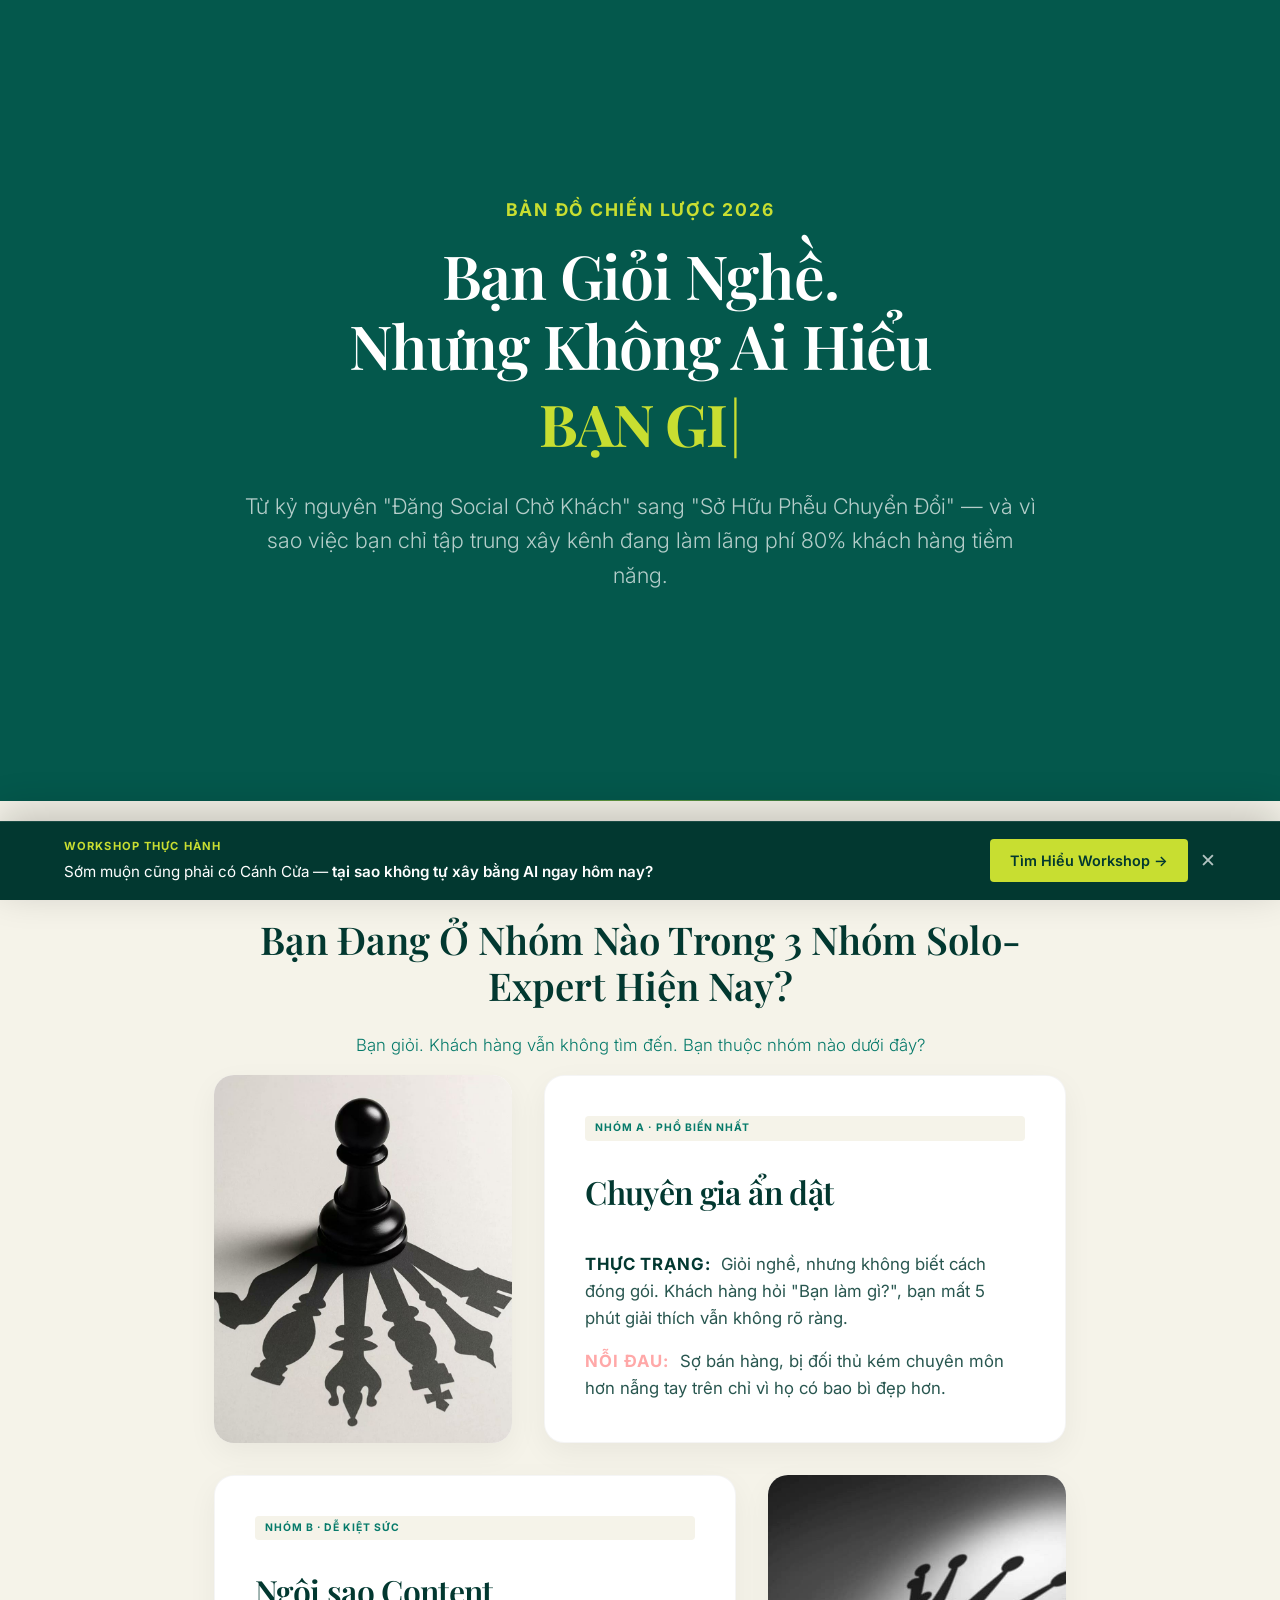
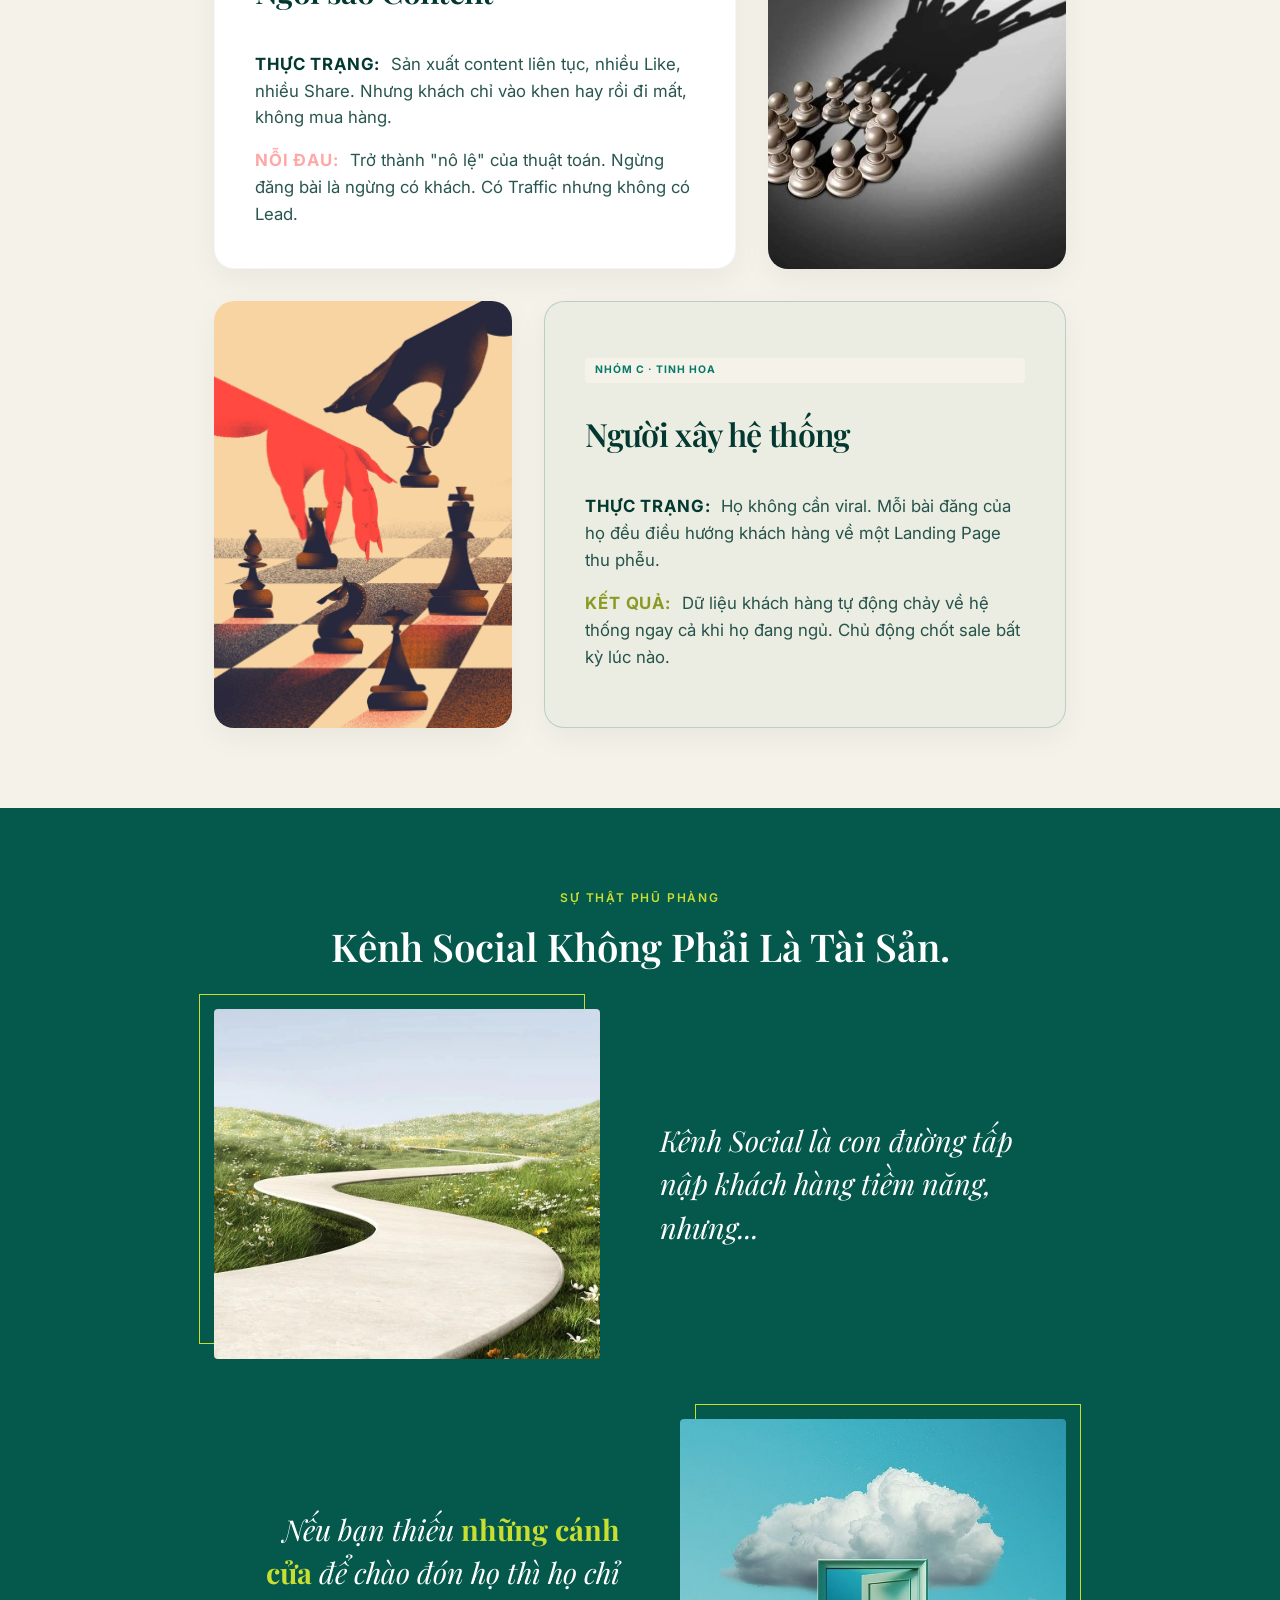
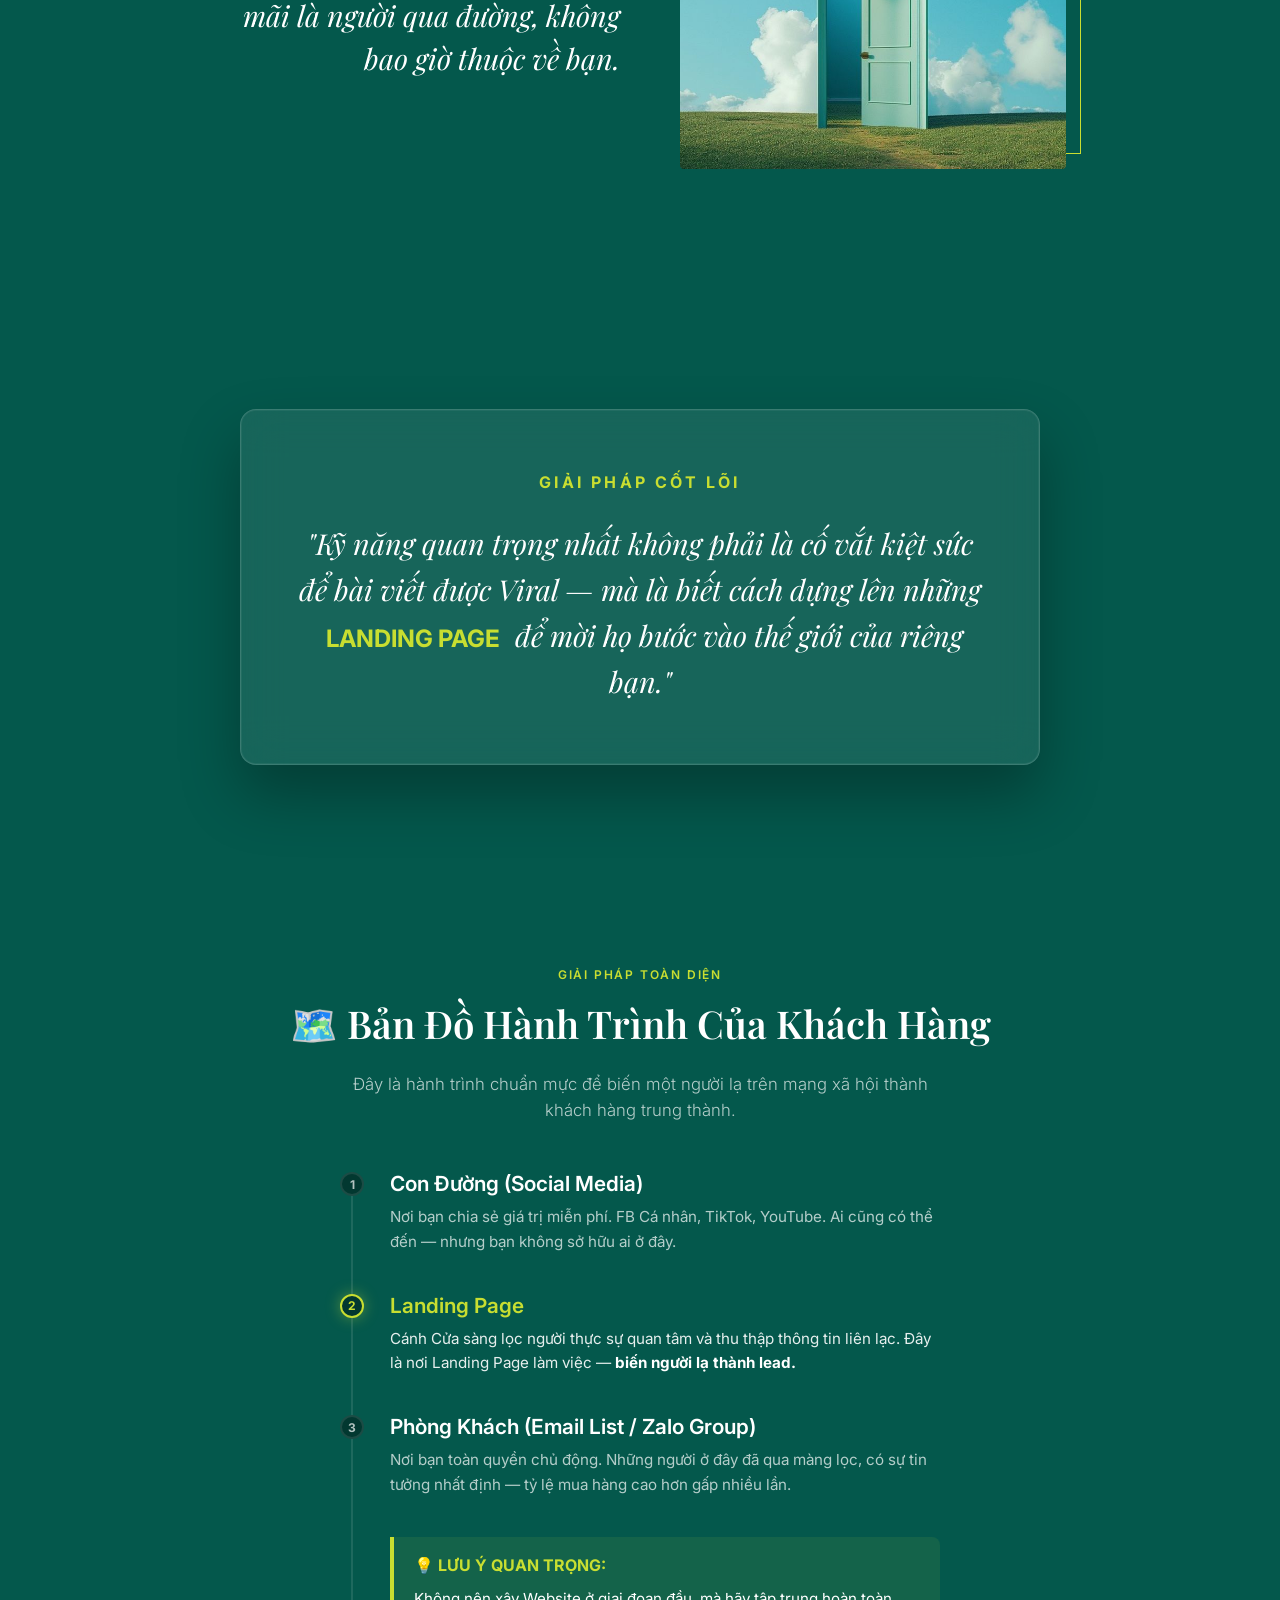
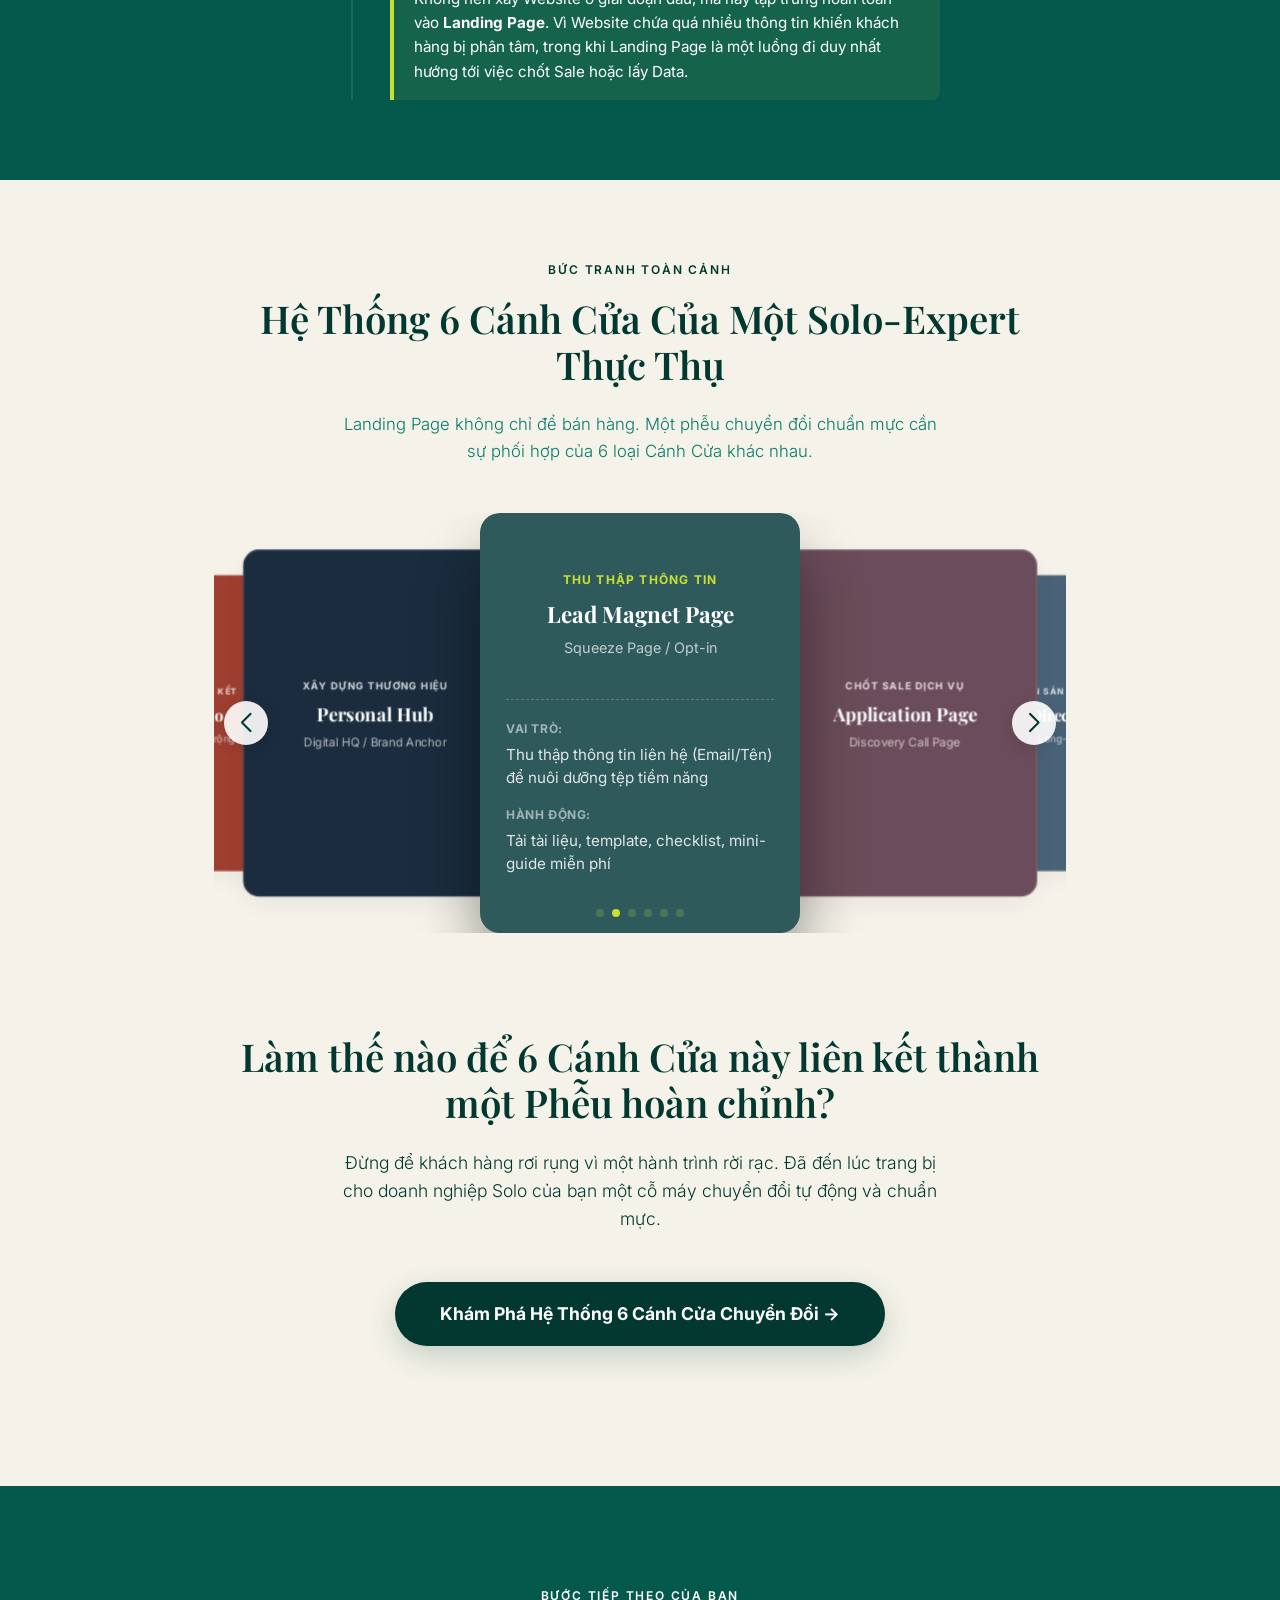
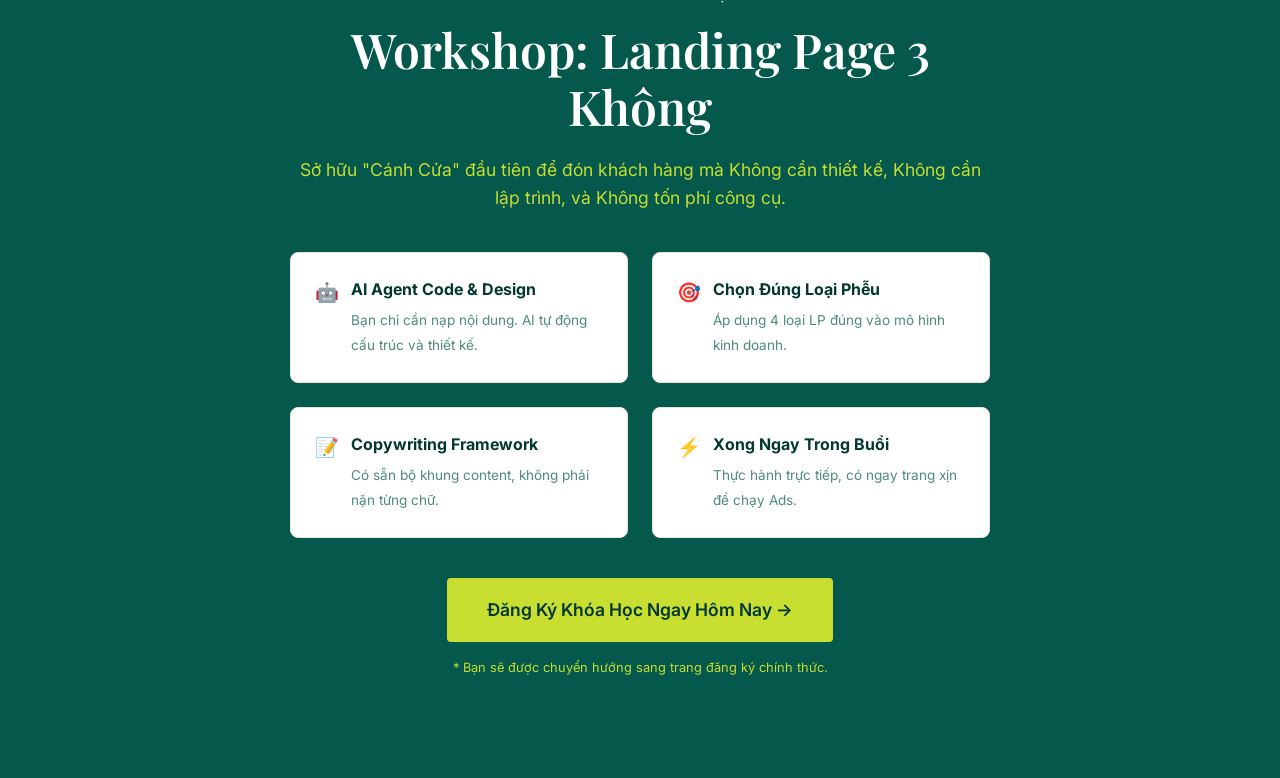
<file: index_backup_v2_stable.html>
<!DOCTYPE html>
<html lang="vi">
<head>
  <meta charset="UTF-8" />
  <meta name="viewport" content="width=device-width, initial-scale=1.0" />
  <title>Bản Đồ Cho Solo-Expert: Làm Chủ Phễu Chuyển Đổi</title>
  <link rel="preconnect" href="https://fonts.googleapis.com">
  <link rel="preconnect" href="https://fonts.gstatic.com" crossorigin>
  <link href="https://fonts.googleapis.com/css2?family=Inter:wght@300;400;500;600;700&family=Playfair+Display:ital,wght@0,400;0,600;0,700;1,400&display=swap" rel="stylesheet">
  <link rel="stylesheet" href="style.css">
  <link rel="stylesheet" href="https://cdn.jsdelivr.net/npm/swiper@11/swiper-bundle.min.css" />
</head>
<body>

  <!-- Floating reading progress bar -->
  <div id="progress"></div>

  <!-- Sticky Bottom Bar -->
  <div id="abs-bar" class="hidden">
    <div class="abs-content">
      <div class="abs-text">
        <div class="abs-tag">Workshop Thực Hành</div>
        <div>Sớm muộn cũng phải có Cánh Cửa — <span>tại sao không tự xây bằng AI ngay hôm nay?</span></div>
      </div>
      <div class="abs-actions">
        <a href="#final-cta" class="btn-primary-small">Tìm Hiểu Workshop →</a>
        <button onclick="closeBar()" class="btn-close">✕</button>
      </div>
    </div>
  </div>

  <!-- HERO SECTION -->
  <header class="hero text-center" style="padding: 60px 0 40px; min-height: calc(100vh - 100px); display: flex; flex-direction: column; justify-content: center;">
    <div class="container hero-container" style="text-align: center;">
      <div class="hero-eyebrow" style="margin-bottom: 16px; font-size: 1.1rem; letter-spacing: 0.1em;">Bản đồ chiến lược 2026</div>
      <h1 class="hero-title" style="font-size: 3.8rem; margin-bottom: 24px; line-height: 1.15;">Bạn Giỏi Nghề.<br>Nhưng Không Ai Hiểu<br><span class="text-lime" style="display: block; font-size: 0.95em; margin-top: 10px; font-weight: 700; text-transform: uppercase; min-height: 1.3em;"><span id="typewriter">BẠN ĐANG BÁN GÌ?</span><span class="cursor">|</span></span></h1>
      <p class="hero-subtitle mx-auto" style="font-size: 1.35rem; margin-bottom: 32px; max-width: 800px; line-height: 1.6;">Từ kỷ nguyên "Đăng Social Chờ Khách" sang "Sở Hữu Phễu Chuyển Đổi" — và vì sao việc bạn chỉ tập trung xây kênh đang làm lãng phí 80% khách hàng tiềm năng.</p>
    </div>
  </header>

  <div class="divider-fancy"></div>

<section class="section bg-cream text-center">
    <div class="container">
      <div class="section-label mx-auto" style="color: var(--c-bg-dark);">THỰC TRẠNG HIỆN TẠI</div>
      <h2 class="section-title" style="color: var(--c-bg-dark);">Bạn Đang Ở Nhóm Nào Trong 3 Nhóm Solo-Expert Hiện Nay?</h2>
      <p class="section-desc mx-auto center-desc" style="color: var(--c-bg-light);">Bạn giỏi. Khách hàng vẫn không tìm đến. Bạn thuộc nhóm nào dưới đây?</p>
      
      <!-- STAGGERED LIST BENTO -->
      <div class="staggered-list mt-12 text-left">
        <!-- Nhóm A -->
        <div class="staggered-row">
          <div class="st-img">
            <img src="contot.png" alt="Nhóm A">
          </div>
          <div class="st-content">
            <div class="tag-solid">Nhóm A · Phổ biến nhất</div>
            <h3>Chuyên gia ẩn dật</h3>
            <div class="status-item">
              <span class="status-label">Thực trạng:</span> Giỏi nghề, nhưng không biết cách đóng gói. Khách hàng hỏi "Bạn làm gì?", bạn mất 5 phút giải thích vẫn không rõ ràng.
            </div>
            <div class="status-item mt-4">
              <span class="status-label text-red">Nỗi đau:</span> Sợ bán hàng, bị đối thủ kém chuyên môn hơn nẫng tay trên chỉ vì họ có bao bì đẹp hơn.
            </div>
          </div>
        </div>

        <!-- Nhóm B -->
        <div class="staggered-row reverse">
          <div class="st-img">
            <img src="tot2.jpg" alt="Nhóm B">
          </div>
          <div class="st-content">
            <div class="tag-solid">Nhóm B · Dễ kiệt sức</div>
            <h3>Ngôi sao Content</h3>
            <div class="status-item">
              <span class="status-label">Thực trạng:</span> Sản xuất content liên tục, nhiều Like, nhiều Share. Nhưng khách chỉ vào khen hay rồi đi mất, không mua hàng.
            </div>
            <div class="status-item mt-4">
              <span class="status-label text-red">Nỗi đau:</span> Trở thành "nô lệ" của thuật toán. Ngừng đăng bài là ngừng có khách. Có Traffic nhưng không có Lead.
            </div>
          </div>
        </div>

        <!-- Nhóm C -->
        <div class="staggered-row">
          <div class="st-img">
            <img src="chess.jpg" alt="Nhóm C">
          </div>
          <div class="st-content bg-teal-light">
            <div class="tag-solid bg-teal text-white">Nhóm C · Tinh hoa</div>
            <h3>Người xây hệ thống</h3>
            <div class="status-item">
              <span class="status-label">Thực trạng:</span> Họ không cần viral. Mỗi bài đăng của họ đều điều hướng khách hàng về một Landing Page thu phễu.
            </div>
            <div class="status-item mt-4">
              <span class="status-label text-lime-dark">Kết quả:</span> Dữ liệu khách hàng tự động chảy về hệ thống ngay cả khi họ đang ngủ. Chủ động chốt sale bất kỳ lúc nào.
            </div>
          </div>
        </div>
      </div>
    </div>
  </section>

<!-- SECTION 2: TRAFFIC METAPHOR -->
  <section class="section">
    <div class="container text-center">
      <div class="section-label mx-auto">SỰ THẬT PHŨ PHÀNG</div>
      <h2 class="section-title">Kênh Social Không Phải Là Tài Sản.</h2>
      
      <div class="art-grid text-left">
        <div class="art-block">
          <div class="art-img-wrap"><img src="road.jpg" class="art-img" alt="Con đường"></div>
          <div class="art-text">Kênh Social là con đường tấp nập khách hàng tiềm năng, nhưng...</div>
        </div>
        <div class="art-block art-block-reverse">
          <div class="art-img-wrap"><img src="door.jpg" class="art-img" alt="Cánh cửa"></div>
          <div class="art-text text-right">Nếu bạn thiếu <strong>những cánh cửa</strong> để chào đón họ thì họ chỉ mãi là người qua đường, không bao giờ thuộc về bạn.</div>
        </div>
      </div>
    </div>
  </section>

  <!-- FULL WIDTH PARALLAX SECTION -->
  <section class="parallax-solution">
    <div class="parallax-overlay">
      <div class="container">
        <div class="glass-quote-card">
          <div class="callout-label text-lime">Giải Pháp Cốt Lõi</div>
          <p class="callout-text">"Kỹ năng quan trọng nhất không phải là cố vắt kiệt sức để bài viết được Viral — mà là biết cách dựng lên những <strong>Landing Page</strong> để mời họ bước vào thế giới của riêng bạn."</p>
        </div>
      </div>
    </div>
  </section>

  <!-- SECTION 3: TƯ DUY ĐẤT MƯỢN -->
  

  <!-- SECTION 4: BẢN ĐỒ -->
  <section class="section">
    <div class="container text-center">
      <div class="section-label mx-auto">GIẢI PHÁP TOÀN DIỆN</div>
      <h2 class="section-title">🗺️ Bản Đồ Hành Trình Của Khách Hàng</h2>
      <p class="section-desc mx-auto center-desc">Đây là hành trình chuẩn mực để biến một người lạ trên mạng xã hội thành khách hàng trung thành.</p>
      
      <div class="journey-map mt-12 text-left" style="max-width: 600px; margin-left: auto; margin-right: auto;">
        <div class="j-step">
          <div class="j-num">1</div>
          <div class="j-content">
            <h4>Con Đường (Social Media)</h4>
            <p>Nơi bạn chia sẻ giá trị miễn phí. FB Cá nhân, TikTok, YouTube. Ai cũng có thể đến — nhưng bạn không sở hữu ai ở đây.</p>
          </div>
        </div>
        
        <div class="j-step j-highlight">
          <div class="j-num">2</div>
          <div class="j-content">
            <h4>Landing Page</h4>
            <p>Cánh Cửa sàng lọc người thực sự quan tâm và thu thập thông tin liên lạc. Đây là nơi Landing Page làm việc — <strong>biến người lạ thành lead.</strong></p>
          </div>
        </div>
        
        <div class="j-step">
          <div class="j-num">3</div>
          <div class="j-content">
            <h4>Phòng Khách (Email List / Zalo Group)</h4>
            <p>Nơi bạn toàn quyền chủ động. Những người ở đây đã qua màng lọc, có sự tin tưởng nhất định — tỷ lệ mua hàng cao hơn gấp nhiều lần.</p>
          </div>
        </div>
        
        <div style="background: rgba(200, 222, 49, 0.08); border-left: 4px solid var(--c-lime); padding: 16px 20px; border-radius: 0 8px 8px 0; margin-top: 40px; margin-left: 20px;">
          <strong style="color: var(--c-lime); display: block; margin-bottom: 8px; font-size: 1rem;">💡 LƯU Ý QUAN TRỌNG:</strong>
          <p style="margin: 0; font-size: 0.95rem; line-height: 1.6;">Không nên xây Website ở giai đoạn đầu, mà hãy tập trung hoàn toàn vào <strong>Landing Page</strong>. Vì Website chứa quá nhiều thông tin khiến khách hàng bị phân tâm, trong khi Landing Page là một luồng đi duy nhất hướng tới việc chốt Sale hoặc lấy Data.</p>
        </div>
      </div>
    </div>
  </section>

  <!-- ⑥ 6 LOẠI CÁNH CỬA -->
  <section class="section bg-light" style="background: var(--c-cream); color: var(--c-bg-dark);">
    <div class="container text-center">
      <div class="section-label mx-auto" style="color: var(--c-bg-dark);">BỨC TRANH TOÀN CẢNH</div>
      <h2 class="section-title" style="color: var(--c-bg-dark);">Hệ Thống 6 Cánh Cửa Của Một Solo-Expert Thực Thụ</h2>
      <p class="section-desc mx-auto center-desc" style="color: var(--c-bg-light);">Landing Page không chỉ để bán hàng. Một phễu chuyển đổi chuẩn mực cần sự phối hợp của 6 loại Cánh Cửa khác nhau.</p>
      
      <div class="mt-12 mx-auto" style="max-width: 1000px; overflow: hidden;">
        <div class="swiper mySwiper">
          <div class="swiper-wrapper text-left">
            
            <!-- Card 1 -->
            <div class="swiper-slide">
              <div class="lp-card color-1">
                <div class="lp-tag">Xây dựng thương hiệu</div>
                <h3 class="lp-title">Personal Hub</h3>
                <p class="lp-subtitle">Digital HQ / Brand Anchor</p>
                
                <div class="lp-details">
                  <div class="lp-detail-item mb-4">
                    <span class="lp-detail-label">Vai trò:</span> Định vị chuyên gia, xây dựng lòng tin dài hạn và làm cổng phân luồng traffic
                  </div>
                  <div class="lp-detail-item">
                    <span class="lp-detail-label">Hành động:</span> Đăng ký nhận Newsletter / Xem giải pháp chuyên sâu
                  </div>
                </div>
              </div>
            </div>

            <!-- Card 2 -->
            <div class="swiper-slide">
              <div class="lp-card color-2">
                <div class="lp-tag">Thu thập thông tin</div>
                <h3 class="lp-title">Lead Magnet Page</h3>
                <p class="lp-subtitle">Squeeze Page / Opt-in</p>
                
                <div class="lp-details">
                  <div class="lp-detail-item mb-4">
                    <span class="lp-detail-label">Vai trò:</span> Thu thập thông tin liên hệ (Email/Tên) để nuôi dưỡng tệp tiềm năng
                  </div>
                  <div class="lp-detail-item">
                    <span class="lp-detail-label">Hành động:</span> Tải tài liệu, template, checklist, mini-guide miễn phí
                  </div>
                </div>
              </div>
            </div>

            <!-- Card 3 -->
            <div class="swiper-slide">
              <div class="lp-card color-3">
                <div class="lp-tag">Chốt sale dịch vụ</div>
                <h3 class="lp-title">Application Page</h3>
                <p class="lp-subtitle">Discovery Call Page</p>
                
                <div class="lp-details">
                  <div class="lp-detail-item mb-4">
                    <span class="lp-detail-label">Vai trò:</span> Sàng lọc mức độ phù hợp và chốt các hợp đồng tư vấn/coaching giá trị cao
                  </div>
                  <div class="lp-detail-item">
                    <span class="lp-detail-label">Hành động:</span> Điền form khảo sát năng lực &rarr; Đặt lịch gọi tư vấn 1:1
                  </div>
                </div>
              </div>
            </div>

            <!-- Card 4 -->
            <div class="swiper-slide">
              <div class="lp-card color-4">
                <div class="lp-tag">Bán sản phẩm trực tuyến</div>
                <h3 class="lp-title">Direct Sales Page</h3>
                <p class="lp-subtitle">Long-form Sales Page</p>
                
                <div class="lp-details">
                  <div class="lp-detail-item mb-4">
                    <span class="lp-detail-label">Vai trò:</span> Tự động hóa bán các sản phẩm số, khóa học tự học hoặc gói dịch vụ trọn gói
                  </div>
                  <div class="lp-detail-item">
                    <span class="lp-detail-label">Hành động:</span> Bấm mua và thanh toán ngay (Buy Now / Checkout)
                  </div>
                </div>
              </div>
            </div>

            <!-- Card 5 -->
            <div class="swiper-slide">
              <div class="lp-card color-5">
                <div class="lp-tag">Đăng ký sự kiện</div>
                <h3 class="lp-title">Event / Waitlist Page</h3>
                <p class="lp-subtitle">Tạo hiệu ứng khan hiếm</p>
                
                <div class="lp-details">
                  <div class="lp-detail-item mb-4">
                    <span class="lp-detail-label">Vai trò:</span> Tạo hiệu ứng khan hiếm, kiểm tra nhu cầu thị trường trước khi mở bán chính thức
                  </div>
                  <div class="lp-detail-item">
                    <span class="lp-detail-label">Hành động:</span> Đăng ký vé sự kiện, ghi tên vào danh sách chờ nhận ưu đãi sớm
                  </div>
                </div>
              </div>
            </div>

            <!-- Card 6 -->
            <div class="swiper-slide">
              <div class="lp-card color-6">
                <div class="lp-tag">Tối ưu đa liên kết</div>
                <h3 class="lp-title">Super Bio</h3>
                <p class="lp-subtitle">Link-in-bio mở rộng</p>
                
                <div class="lp-details">
                  <div class="lp-detail-item mb-4">
                    <span class="lp-detail-label">Vai trò:</span> Điều hướng nhanh người theo dõi từ mạng xã hội đến các điểm chạm quan trọng nhất
                  </div>
                  <div class="lp-detail-item">
                    <span class="lp-detail-label">Hành động:</span> Nhấp vào các liên kết ưu tiên (bài viết mới, quà tặng, booking)
                  </div>
                </div>
              </div>
            </div>

          </div>
          <div class="swiper-pagination"></div>
          <div class="swiper-button-next"></div>
          <div class="swiper-button-prev"></div>
        </div>
      </div>

      
      <!-- Khối Lead Magnet Premium -->
      <div class="container text-center" style="margin-top: 100px; padding-bottom: 60px;">
        
        <h2 class="section-title" style="color: var(--c-bg-dark);">Làm thế nào để 6 Cánh Cửa này liên kết thành một Phễu hoàn chỉnh?</h2>
        
        <p class="section-desc mx-auto center-desc" style="color: var(--c-bg-dark); margin-bottom: 3rem; font-size: 1.1rem;">
          Đừng để khách hàng rơi rụng vì một hành trình rời rạc. Đã đến lúc trang bị cho doanh nghiệp Solo của bạn một cỗ máy chuyển đổi tự động và chuẩn mực.
        </p>
        
        <div class="mt-4">
          <a href="#" style="display: inline-block; padding: 18px 45px; border-radius: 50px; font-weight: 700; background: var(--c-bg-dark); color: #fff; text-decoration: none; font-size: 1.1rem; transition: all 0.3s; box-shadow: 0 10px 30px rgba(2, 56, 48, 0.2);" onmouseover="this.style.transform='translateY(-3px)'; this.style.boxShadow='0 15px 40px rgba(2, 56, 48, 0.3); this.style.background='#000'';" onmouseout="this.style.transform='none'; this.style.boxShadow='0 10px 30px rgba(2, 56, 48, 0.2)'; this.style.background='var(--c-bg-dark)';">Khám Phá Hệ Thống 6 Cánh Cửa Chuyển Đổi &rarr;</a>
        </div>
      </div>
      
    </div>
  </section>

  <!-- MID CTA -->
  

  <!-- FINAL CTA -->
  <section class="final-section" style="background: var(--c-bg);" id="final-cta">
    <div class="container">
      <div class="final-box">
        <div class="section-label" style="color: #ffffff;">BƯỚC TIẾP THEO CỦA BẠN</div>
        <h2 style="color: #ffffff;">Workshop: Landing Page 3 Không</h2>
        <p class="final-subtitle" style="color: var(--c-lime);">Sở hữu "Cánh Cửa" đầu tiên để đón khách hàng mà Không cần thiết kế, Không cần lập trình, và Không tốn phí công cụ.</p>
        
        <div class="benefits-grid text-left">
          <div class="b-item">
            <div class="b-icon">🤖</div>
            <div>
              <strong style="color: var(--c-bg-dark); display: block; margin-bottom: 4px;">AI Agent Code & Design</strong>
              <span style="font-size: 0.85rem; color: rgba(4, 88, 76, 0.7);">Bạn chỉ cần nạp nội dung. AI tự động cấu trúc và thiết kế.</span>
            </div>
          </div>
          <div class="b-item">
            <div class="b-icon">🎯</div>
            <div>
              <strong style="color: var(--c-bg-dark); display: block; margin-bottom: 4px;">Chọn Đúng Loại Phễu</strong>
              <span style="font-size: 0.85rem; color: rgba(4, 88, 76, 0.7);">Áp dụng 4 loại LP đúng vào mô hình kinh doanh.</span>
            </div>
          </div>
          <div class="b-item">
            <div class="b-icon">📝</div>
            <div>
              <strong style="color: var(--c-bg-dark); display: block; margin-bottom: 4px;">Copywriting Framework</strong>
              <span style="font-size: 0.85rem; color: rgba(4, 88, 76, 0.7);">Có sẵn bộ khung content, không phải nặn từng chữ.</span>
            </div>
          </div>
          <div class="b-item">
            <div class="b-icon">⚡</div>
            <div>
              <strong style="color: var(--c-bg-dark); display: block; margin-bottom: 4px;">Xong Ngay Trong Buổi</strong>
              <span style="font-size: 0.85rem; color: rgba(4, 88, 76, 0.7);">Thực hành trực tiếp, có ngay trang xịn để chạy Ads.</span>
            </div>
          </div>
        </div>
        
        <a href="#" class="btn-primary-large">Đăng Ký Khóa Học Ngay Hôm Nay →</a>
        <p class="mt-4" style="font-size: 0.8rem; color: var(--c-lime);">* Bạn sẽ được chuyển hướng sang trang đăng ký chính thức.</p>
      </div>
    </div>
  </section>

  <script src="script.js"></script>

  <script src="https://cdn.jsdelivr.net/npm/swiper@11/swiper-bundle.min.js"></script>
  <script>
    document.addEventListener("DOMContentLoaded", function() {
      var swiper = new Swiper('.mySwiper', {
        effect: 'coverflow',
        grabCursor: true,
        centeredSlides: true,
        loop: true,
        slidesPerView: 'auto',
        slideToClickedSlide: true,
        mousewheel: {
          forceToAxis: true,
        },
        keyboard: {
          enabled: true,
        },
        navigation: {
          nextEl: '.swiper-button-next',
          prevEl: '.swiper-button-prev',
        },
        coverflowEffect: {
          rotate: 0,
          stretch: 0,
          depth: 100,
          modifier: 2.5,
          slideShadows: false,
        },
        pagination: {
          el: '.swiper-pagination',
          clickable: true
        },
        initialSlide: 1,
      });
    });
  </script>
</body>
</html>
</file>
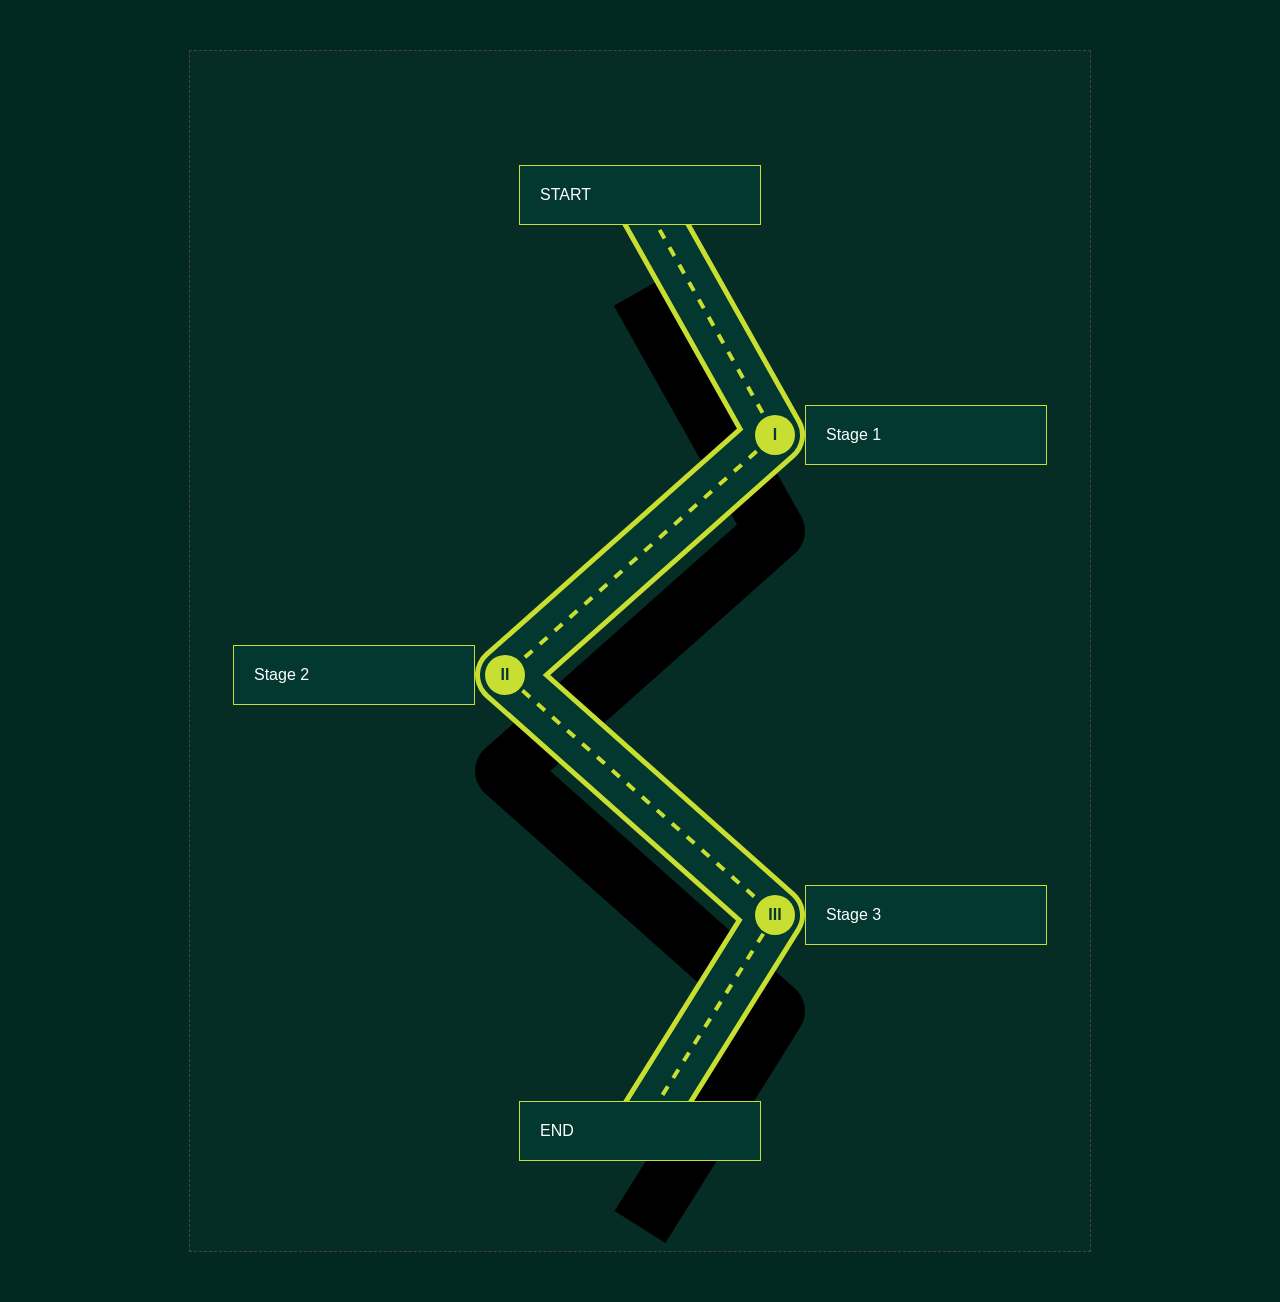
<file: test_iso.html>
<!DOCTYPE html>
<html>
<head>
<style>
  body { background: #012822; color: white; font-family: sans-serif; }
  .iso-map {
    position: relative;
    width: 100%;
    max-width: 900px;
    aspect-ratio: 3 / 4;
    margin: 50px auto;
    background: rgba(255,255,255,0.02);
    border: 1px dashed #444;
  }
  .road-svg {
    position: absolute; top: 0; left: 0; width: 100%; height: 100%;
    overflow: visible;
  }
  .card {
    position: absolute;
    background: #023830;
    border: 1px solid #C8DE31;
    padding: 20px;
    width: 200px;
  }
  .dot {
    position: absolute;
    width: 40px; height: 40px; background: #C8DE31; color: #023830;
    border-radius: 50%; display: flex; align-items: center; justify-content: center;
    font-weight: bold; transform: translate(-50%, -50%);
  }
</style>
</head>
<body>
  <div class='iso-map'>
    <svg class='road-svg' viewBox='0 0 100 100' preserveAspectRatio='none'>
      <path d='M 50 12 L 65 32 L 35 52 L 65 72 L 50 90' fill='none' stroke='#000' stroke-width='60' transform='translate(0,8)' vector-effect='non-scaling-stroke' stroke-linejoin='round' />
      <path d='M 50 12 L 65 32 L 35 52 L 65 72 L 50 90' fill='none' stroke='#C8DE31' stroke-width='60' vector-effect='non-scaling-stroke' stroke-linejoin='round' />
      <path d='M 50 12 L 65 32 L 35 52 L 65 72 L 50 90' fill='none' stroke='#023830' stroke-width='50' vector-effect='non-scaling-stroke' stroke-linejoin='round' />
      <path d='M 50 12 L 65 32 L 35 52 L 65 72 L 50 90' fill='none' stroke='#C8DE31' stroke-width='4' stroke-dasharray='10 10' vector-effect='non-scaling-stroke' stroke-linejoin='round' />
    </svg>
    
    <div class='card' style='top: 12%; left: 50%; transform: translate(-50%, -50%);'>START</div>
    
    <div class='dot' style='top: 32%; left: 65%;'>I</div>
    <div class='card' style='top: 32%; left: 65%; transform: translate(30px, -50%);'>Stage 1</div>
    
    <div class='dot' style='top: 52%; left: 35%;'>II</div>
    <div class='card' style='top: 52%; left: 35%; transform: translate(calc(-100% - 30px), -50%);'>Stage 2</div>
    
    <div class='dot' style='top: 72%; left: 65%;'>III</div>
    <div class='card' style='top: 72%; left: 65%; transform: translate(30px, -50%);'>Stage 3</div>
    
    <div class='card' style='top: 90%; left: 50%; transform: translate(-50%, -50%);'>END</div>
  </div>
</body>
</html>
</file>
<file: style.css>
:root {
    --c-bg: #04584C;          /* Deep Teal Main BG */
    --c-bg-light: #067A6A;    /* Lighter Teal */
    --c-bg-dark: #023830;     /* Darkest Teal */
    --c-cream: #F5F3E9;       /* Cream for Light Sections */
    --c-cream-dark: #E8E5D8;
    --c-lime: #C8DE31;        /* Accent Lime */
    --c-lime-dark: #A9BD29;
    --c-white: #FFFFFF;
    --c-text-light: rgba(255, 255, 255, 0.7);
    --c-border: rgba(255, 255, 255, 0.1);
}

* { box-sizing: border-box; margin: 0; padding: 0; }
html { scroll-behavior: smooth; }
body { 
    font-family: "Inter", sans-serif; 
    background-color: var(--c-bg); 
    color: var(--c-white); 
    line-height: 1.6; 
    -webkit-font-smoothing: antialiased;
}

h1, h2, h3, h4 { font-family: "Playfair Display", serif; font-weight: 600; line-height: 1.2; }
.container { max-width: 900px; margin: 0 auto; padding: 0 24px; }
.text-lime { color: var(--c-lime) !important; }
.text-red { color: #FFA8A8 !important; }
.text-teal { color: var(--c-bg) !important; }
.text-teal-light { color: #3A786F !important; }
.bg-cream { background-color: var(--c-cream); }

/* HELPERS */
.mt-4 { margin-top: 1rem; } .mt-6 { margin-top: 1.5rem; } .mt-8 { margin-top: 2rem; } .mt-12 { margin-top: 3rem; }
.mb-4 { margin-bottom: 1rem; } .mb-6 { margin-bottom: 1.5rem; } .mb-12 { margin-bottom: 3rem; }
.text-center { text-align: center; } .text-left { text-align: left; }

/* PROGRESS */
#progress { position: fixed; top: 0; left: 0; height: 3px; background: var(--c-lime); z-index: 100; transition: width 0.1s; }

/* STICKY CTA */
#abs-bar { position: fixed; bottom: 0; left: 0; right: 0; background: var(--c-bg-dark); border-top: 1px solid var(--c-border); z-index: 90; padding: 16px 0; box-shadow: 0 -10px 40px rgba(0,0,0,0.2); }
.abs-content { max-width: 1200px; margin: 0 auto; padding: 0 24px; display: flex; align-items: center; justify-content: space-between; gap: 20px; }
.abs-tag { font-size: 0.7rem; text-transform: uppercase; letter-spacing: 0.1em; color: var(--c-lime); font-weight: 700; margin-bottom: 4px; }
.abs-text { font-size: 0.95rem; }
.abs-text span { font-weight: 600; }
.abs-actions { display: flex; align-items: center; gap: 12px; }
.btn-close { background: none; border: none; color: var(--c-text-light); font-size: 1.2rem; cursor: pointer; }
.btn-close:hover { color: white; }

/* BUTTONS */
.btn-primary, .btn-primary-small, .btn-primary-large { 
    display: inline-block; background: var(--c-lime); color: var(--c-bg-dark); 
    font-weight: 600; text-decoration: none; border-radius: 4px; 
    transition: all 0.2s; text-align: center;
}
.btn-primary:hover, .btn-primary-small:hover, .btn-primary-large:hover { background: var(--c-lime-dark); }
.btn-primary-small { padding: 10px 20px; font-size: 0.9rem; }
.btn-primary { padding: 14px 28px; font-size: 1rem; }
.btn-primary-large { padding: 18px 40px; font-size: 1.1rem; }

/* TAGS */
.tag { display: inline-block; padding: 6px 16px; border-radius: 100px; font-size: 0.75rem; font-weight: 600; text-transform: uppercase; letter-spacing: 0.05em; border: 1px solid; }
.tag-lime { background: rgba(200, 222, 49, 0.1); color: var(--c-lime); border-color: rgba(200, 222, 49, 0.3); }
.tag-cream { background: rgba(255, 255, 255, 0.05); color: var(--c-text-light); border-color: rgba(255, 255, 255, 0.15); }
.tag-teal { background: rgba(4, 88, 76, 0.1); color: var(--c-bg); border-color: rgba(4, 88, 76, 0.2); }

/* DIVIDER */
.divider-fancy { height: 1px; background: linear-gradient(90deg, transparent, rgba(200, 222, 49, 0.5), transparent); max-width: 800px; margin: 0 auto; }

/* HERO */
.hero { padding: 100px 0 80px; text-align: center; }
.hero-eyebrow { font-size: 0.85rem; text-transform: uppercase; letter-spacing: 0.15em; color: var(--c-lime); font-weight: 600; margin-bottom: 24px; }
.hero-title { font-size: 3.5rem; letter-spacing: -0.02em; margin-bottom: 24px; }
.hero-subtitle { font-size: 1.15rem; color: var(--c-text-light); max-width: 700px; margin: 0 auto 40px; font-weight: 300; }
.hero-tags { display: flex; justify-content: center; gap: 12px; flex-wrap: wrap; }

/* SECTIONS */
.section { padding: 80px 0; }
.section-num { font-family: "Playfair Display", serif; font-size: 4rem; color: rgba(255, 255, 255, 0.05); line-height: 1; margin-bottom: -20px; font-weight: 700; font-style: italic; }
.section-label { font-size: 0.75rem; text-transform: uppercase; letter-spacing: 0.15em; color: var(--c-lime); font-weight: 600; margin-bottom: 16px; }
.section-title { font-size: 2.4rem; margin-bottom: 24px; }
.section-desc { font-size: 1.05rem; color: var(--c-text-light); margin-bottom: 16px; font-weight: 300; }
.center-desc { max-width: 600px; margin-left: auto; margin-right: auto; }

/* TL;DR */
.tldr-section { background: var(--c-bg-dark); }
.tldr-container { display: grid; grid-template-columns: 1fr 2fr; gap: 40px; }
.tldr-sidebar h2 { font-size: 2.2rem; }
.tldr-item { display: flex; gap: 16px; margin-bottom: 20px; }
.tldr-icon { color: var(--c-lime); font-weight: bold; font-size: 1.2rem; line-height: 1.2; }
.tldr-item p { color: var(--c-text-light); font-size: 1rem; }
.tldr-item strong { color: white; font-weight: 500; }
.callout { border-left: 2px solid var(--c-lime); padding: 20px 24px; background: rgba(200, 222, 49, 0.05); }
.callout-label { font-size: 0.7rem; text-transform: uppercase; letter-spacing: 0.1em; color: var(--c-lime); margin-bottom: 8px; font-weight: 700; }
.callout-text { font-family: "Playfair Display", serif; font-size: 1.25rem; font-style: italic; color: white; }

/* GRIDS */
.grid-2 { display: grid; grid-template-columns: 1fr 1fr; gap: 40px; align-items: start; }
.grid-3 { display: grid; grid-template-columns: repeat(3, 1fr); gap: 24px; }

/* CARDS */
.glass-card { background: rgba(255,255,255,0.03); border: 1px solid var(--c-border); padding: 32px; border-radius: 8px; }
.glass-card.border-lime { border-color: rgba(200, 222, 49, 0.3); background: rgba(200, 222, 49, 0.03); }
.glass-title { font-family: "Inter", sans-serif; font-size: 1.1rem; margin-bottom: 20px; }
.check-list { list-style: none; }
.check-list li { position: relative; padding-left: 24px; margin-bottom: 12px; font-size: 0.95rem; color: var(--c-text-light); }
.check-list.list-red li::before { content: "✕"; position: absolute; left: 0; top: 0; color: #FFA8A8; font-weight: bold; }
.check-list.list-lime li::before { content: "✓"; position: absolute; left: 0; top: 0; color: var(--c-lime); font-weight: bold; }

.solid-card { background: white; border-radius: 8px; padding: 32px 24px; border: 1px solid #E8E5D8; color: var(--c-bg); }
.solid-card.border-teal { border: 2px solid var(--c-bg); box-shadow: 0 10px 30px rgba(0,0,0,0.1); }
.tag-solid { display: inline-block; font-size: 0.65rem; text-transform: uppercase; font-weight: 700; letter-spacing: 0.1em; background: #F5F3E9; padding: 4px 10px; border-radius: 4px; margin-bottom: 16px; color: var(--c-bg-light); }
.solid-card h3 { font-family: "Inter", sans-serif; font-size: 1.3rem; margin-bottom: 24px; color: var(--c-bg-dark); }
.status-box { margin-bottom: 20px; }
.status-label { font-size: 0.75rem; text-transform: uppercase; font-weight: 700; letter-spacing: 0.05em; color: var(--c-text-light); margin-bottom: 4px; }
.solid-card p { font-size: 0.9rem; color: #4A6B65; line-height: 1.5; }

/* MID CTA */
.mid-cta .cta-box { background: linear-gradient(135deg, rgba(200, 222, 49, 0.1), transparent); border: 1px solid rgba(200, 222, 49, 0.3); border-radius: 12px; padding: 60px 40px; text-align: center; }
.mid-cta h2 { font-size: 2.2rem; margin-bottom: 16px; }
.mid-cta p { font-size: 1.1rem; color: var(--c-text-light); max-width: 600px; margin: 0 auto; }

/* SCENARIOS */
.scenario-card { background: var(--c-bg-dark); border: 1px solid var(--c-border); border-radius: 8px; overflow: hidden; }
.scenario-header { padding: 24px; border-bottom: 1px solid var(--c-border); display: flex; gap: 16px; align-items: flex-start; }
.scenario-num { font-size: 0.75rem; font-weight: 700; color: var(--c-bg-dark); background: white; padding: 4px 8px; border-radius: 4px; }
.scenario-header h3 { font-family: "Inter", sans-serif; font-size: 1.15rem; color: white; margin-top: 2px; }
.scenario-body { padding: 32px 24px; }
.box-label { font-size: 0.7rem; text-transform: uppercase; font-weight: 700; letter-spacing: 0.1em; display: block; margin-bottom: 8px; }
.trap-box p { color: rgba(255,255,255,0.6); font-size: 0.95rem; }
.smart-box p { color: white; font-size: 0.95rem; font-weight: 500; }

/* JOURNEY MAP */
.journey-map { position: relative; padding-left: 30px; }
.journey-map::before { content: ""; position: absolute; left: 11px; top: 0; bottom: 0; width: 2px; background: rgba(255,255,255,0.1); }
.j-step { position: relative; margin-bottom: 40px; }
.j-step:last-child { margin-bottom: 0; }
.j-num { position: absolute; left: -30px; top: 0; width: 24px; height: 24px; background: var(--c-bg-dark); border: 2px solid var(--c-border); border-radius: 50%; display: flex; align-items: center; justify-content: center; font-size: 0.75rem; font-weight: 700; color: var(--c-text-light); }
.j-highlight .j-num { border-color: var(--c-lime); color: var(--c-lime); box-shadow: 0 0 15px rgba(200, 222, 49, 0.4); }
.j-content { padding-left: 20px; }
.j-content h4 { font-family: "Inter", sans-serif; font-size: 1.3rem; margin-bottom: 8px; color: white; }
.j-highlight h4 { color: var(--c-lime); }
.j-content p { font-size: 0.95rem; color: var(--c-text-light); }
.j-highlight p { color: rgba(255,255,255,0.9); }
.j-highlight p strong { color: white; }

/* FINAL CTA */
.final-section { padding: 100px 0; }
.final-box { max-width: 700px; margin: 0 auto; text-align: center; }
.final-box h2 { font-size: 3rem; margin-bottom: 20px; }
.final-subtitle { font-size: 1.1rem; margin-bottom: 40px; }
.benefits-grid { display: grid; grid-template-columns: 1fr 1fr; gap: 24px; margin-bottom: 40px; }
.b-item { display: flex; gap: 12px; background: white; padding: 24px; border-radius: 8px; border: 1px solid #E8E5D8; }
.b-icon { color: var(--c-bg); font-weight: bold; font-size: 1.2rem; }
.b-item strong { display: block; font-size: 1rem; margin-bottom: 8px; }
.b-item p { font-size: 0.85rem; color: #4A6B65; }

/* RESPONSIVE */
@media (max-width: 768px) {
    .tldr-container, .grid-2, .grid-3, .benefits-grid { grid-template-columns: 1fr; }
    .hero-title { font-size: 2.4rem; }
    .section-title { font-size: 2rem; }
    .final-box h2 { font-size: 2.2rem; }
    
      .abs-content { flex-direction: row; text-align: left; gap: 10px; padding: 0 10px; justify-content: space-between; }
      #abs-bar { padding: 12px 0; }
      .abs-tag { display: none; }
      .desktop-only { display: none !important; }
      .abs-text { font-size: 0.8rem; line-height: 1.3; }
      #abs-bar .btn-primary-small { padding: 8px 12px; font-size: 0.8rem; white-space: nowrap; flex-shrink: 0; }

}
/* ART GRID */
.art-grid { display: flex; flex-direction: column; gap: 60px; margin-top: 40px; margin-bottom: 40px; }
.art-block { display: flex; align-items: center; gap: 40px; }
.art-block-reverse { flex-direction: row-reverse; }
.art-img-wrap { flex: 1; position: relative; max-width: 50%; }
.art-img-wrap::before { content: ""; position: absolute; inset: -15px 15px 15px -15px; border: 1px solid var(--c-lime); z-index: 0; }
.art-block-reverse .art-img-wrap::before { inset: -15px -15px 15px 15px; }
.art-img { width: 100%; height: 350px; object-fit: cover; z-index: 1; position: relative; display: block; border-radius: 4px; }
.art-text { flex: 1; font-family: "Playfair Display", serif; font-size: 1.8rem; font-style: italic; line-height: 1.5; color: white; padding: 0 20px; }
.art-text p { margin: 0; }
.art-text strong { color: var(--c-lime); font-style: normal; font-weight: 700; }
.text-right { text-align: right; }
.mx-auto { margin-left: auto; margin-right: auto; }

@media (max-width: 768px) {
  .art-block, .art-block-reverse { flex-direction: column; gap: 30px; }
  .art-img-wrap { max-width: 100%; width: 100%; margin-bottom: 20px; }
  .art-text { text-align: center; font-size: 1.5rem; padding: 0; }
  .art-img-wrap::before { display: none; }
}
/* HERO GRID */
.hero { padding: 100px 0 80px; text-align: left; }
.hero-grid { display: grid; grid-template-columns: 1.2fr 1fr; gap: 60px; align-items: center; max-width: 1100px; }
.hero-content { max-width: 100%; }
.hero-eyebrow { font-size: 0.85rem; text-transform: uppercase; letter-spacing: 0.15em; color: var(--c-lime); font-weight: 700; margin-bottom: 24px; }
.hero-title { font-size: 3.5rem; letter-spacing: -0.02em; margin-bottom: 24px; }
.hero-subtitle { font-size: 1.15rem; color: var(--c-text-light); margin: 0 0 0 0; font-weight: 300; line-height: 1.6; }
.hero-visual { position: relative; display: flex; justify-content: center; }
.pawn-container { position: relative; max-width: 420px; text-align: center; }
.pawn-img { width: 100%; height: auto; border-radius: 12px; filter: contrast(1.1) grayscale(30%); box-shadow: 0 20px 40px rgba(0,0,0,0.4); border: 1px solid rgba(255,255,255,0.1); }
.pawn-caption { 
  position: relative; 
  background: var(--c-lime); color: var(--c-bg-dark); 
  padding: 20px 24px; border-radius: 8px; 
  font-family: "Playfair Display", serif; font-size: 1.1rem; 
  text-align: center; box-shadow: 0 15px 40px rgba(0,0,0,0.3);
  font-style: italic; border: 1px solid rgba(255,255,255,0.4);
  width: 100%; max-width: 100%; line-height: 1.5; z-index: 2;
  margin-top: 24px;
}
.pawn-caption strong { font-style: normal; display: block; margin-top: 12px; font-size: 1.3rem; font-family: "Inter", sans-serif; font-weight: 700; letter-spacing: -0.01em; color: #000; }
@media (max-width: 900px) {
  .hero-grid { grid-template-columns: 1fr; text-align: center; gap: 40px; }
  .hero-subtitle { margin: 0 auto; }
  .pawn-caption { margin: 24px auto 0; width: 100%; }
}
.hero.text-center .hero-subtitle { margin: 0 auto; max-width: 700px; }
.card-img { width: 100%; height: 200px; object-fit: cover; border-radius: 6px; margin-bottom: 20px; border: 1px solid rgba(0,0,0,0.05); }
/* TYPEWRITER CURSOR */
.cursor {
  display: inline-block;
  color: var(--c-lime);
  font-weight: 300;
  margin-left: 2px;
  animation: blink 1s step-end infinite;
}
@keyframes blink {
  0%, 100% { opacity: 1; }
  50% { opacity: 0; }
}
/* SOLUTION BANNER */
.solution-banner {
  display: flex;
  background: var(--c-bg-dark);
  border: 1px solid var(--c-border);
  border-radius: 8px;
  overflow: hidden;
  max-width: 850px;
  align-items: stretch;
  box-shadow: 0 20px 40px rgba(0,0,0,0.2);
}
.sb-img {
  flex: 0 0 45%;
}
.sb-img img {
  width: 100%;
  height: 100%;
  object-fit: cover;
  display: block;
  filter: contrast(1.1) grayscale(20%);
}
.sb-text {
  flex: 1;
  padding: 40px 50px;
  display: flex;
  flex-direction: column;
  justify-content: center;
  text-align: left;
}
.sb-text .callout-label {
  margin-bottom: 16px;
}
.sb-text .callout-text {
  font-size: 1.5rem;
  line-height: 1.5;
  color: white;
  margin: 0;
}
@media (max-width: 768px) {
  .solution-banner { flex-direction: column; }
  .sb-img { height: 250px; }
  .sb-text { padding: 30px 24px; text-align: center; }
}
/* PARALLAX SOLUTION */
.parallax-solution {
  position: relative;
  background-image: url('manydoor.jpg');
  background-color: #04584c;
  background-attachment: fixed;
  background-position: center;
  background-repeat: no-repeat;
  background-size: cover;
  width: 100vw;
  margin-left: calc(-50vw + 50%);
}
.parallax-overlay {
  background: rgba(4, 88, 76, 0.75); /* Deep Teal overlay */
  padding: 120px 20px;
  display: flex;
  align-items: center;
  min-height: 500px;
}
.glass-quote-card {
  background: rgba(255, 255, 255, 0.08);
  backdrop-filter: blur(20px);
  -webkit-backdrop-filter: blur(20px);
  border: 1px solid rgba(255, 255, 255, 0.15);
  border-radius: 16px;
  padding: 60px 50px;
  max-width: 800px;
  margin: 0 auto;
  text-align: center;
  box-shadow: 0 30px 60px rgba(0,0,0,0.3), inset 0 0 0 1px rgba(255,255,255,0.05);
}
.glass-quote-card .callout-label {
  font-size: 1rem;
  letter-spacing: 0.2em;
  margin-bottom: 24px;
}
.glass-quote-card .callout-text {
  font-size: 1.8rem;
  line-height: 1.6;
  color: white;
  margin: 0;
  font-family: "Playfair Display", serif;
  font-style: italic;
  font-weight: 400;
}
.glass-quote-card .callout-text strong {
  font-style: normal;
  color: var(--c-lime);
  font-weight: 700;
  font-family: "Inter", sans-serif;
  text-transform: uppercase;
  font-size: 1.5rem;
  display: inline-block;
  margin: 0 8px;
}
@media (max-width: 768px) {
  .parallax-overlay { padding: 80px 15px; min-height: 400px; }
  .glass-quote-card { padding: 40px 24px; }
  .glass-quote-card .callout-text { font-size: 1.4rem; }
  .glass-quote-card .callout-text strong { font-size: 1.2rem; margin: 0 4px; }
  .parallax-solution { background-attachment: scroll; } /* Disable fixed on mobile for perf */
}
/* STAGGERED LIST BENTO */
.staggered-list {
  display: flex;
  flex-direction: column;
  gap: 32px;
  max-width: 900px;
  margin: 0 auto;
}
.staggered-row {
  display: flex;
  gap: 32px;
  align-items: stretch;
}
.staggered-row.reverse {
  flex-direction: row-reverse;
}
.st-img {
  flex: 0 0 35%;
  border-radius: 20px;
  overflow: hidden;
  box-shadow: 0 10px 30px rgba(0,0,0,0.05);
  background: white;
}
.st-img img {
  width: 100%;
  height: 100%;
  min-height: 250px;
  object-fit: cover;
  display: block;
}
.st-content {
  flex: 1;
  background: white;
  border-radius: 20px;
  padding: 40px;
  box-shadow: 0 10px 30px rgba(0,0,0,0.05);
  display: flex;
  flex-direction: column;
  justify-content: center;
  text-align: left;
  border: 1px solid rgba(0,0,0,0.04);
  color: var(--c-bg-dark); /* Ensure text is visible on white bg */
}
.st-content.bg-teal-light {
  background: rgba(4, 88, 76, 0.04);
  border: 1px solid rgba(4, 88, 76, 0.2);
}
.st-content h3 {
  margin: 16px 0 24px;
  font-size: 2rem;
  letter-spacing: -0.02em;
  color: var(--c-bg-dark); /* Ensure headline is visible */
}
.st-content .status-item {
  font-size: 1.05rem;
  line-height: 1.6;
  color: rgba(2, 56, 48, 0.85); /* Slightly darker for better contrast */
  margin-top: 16px;
}
.st-content .status-label {
  font-weight: 700;
  font-size: 1.05rem; /* Match body text size */
  color: var(--c-bg-dark);
  margin-right: 6px;
}
.st-content .status-label.text-red { color: #d9534f; }
.st-content .status-label.text-lime-dark { color: #8a9a23; }
@media (max-width: 768px) {
  .staggered-row, .staggered-row.reverse {
    flex-direction: column;
    gap: 16px;
  }
  .st-img { flex: none; height: 200px; }
  .st-content { padding: 30px 20px; }
}

/* FLIP CARDS */
.flip-grid {
    display: grid;
    grid-template-columns: repeat(auto-fit, minmax(280px, 1fr));
    gap: 24px;
}
.flip-card {
    background-color: transparent;
    perspective: 1000px;
    height: 280px;
    width: 100%;
}
.flip-card-inner {
    position: relative;
    width: 100%;
    height: 100%;
    text-align: center;
    transition: transform 0.6s;
    transform-style: preserve-3d;
    box-shadow: 0 10px 30px rgba(0,0,0,0.05);
    border-radius: 16px;
}
.flip-card:hover .flip-card-inner {
    transform: rotateY(180deg);
}
.flip-card-front, .flip-card-back {
    position: absolute;
    width: 100%;
    height: 100%;
    -webkit-backface-visibility: hidden;
    backface-visibility: hidden;
    border-radius: 16px;
    padding: 32px 24px;
    display: flex;
    flex-direction: column;
    justify-content: center;
    align-items: center;
    border: 1px solid rgba(4,88,76,0.1);
}
.flip-card-front {
    background: #ffffff;
    color: var(--c-bg-dark);
}
.flip-card-back {
    background: var(--c-bg-dark);
    color: var(--c-white);
    transform: rotateY(180deg);
    text-align: left;
    align-items: flex-start;
}
.flip-tag {
    font-size: 0.75rem;
    text-transform: uppercase;
    letter-spacing: 0.1em;
    color: var(--c-bg-light);
    font-weight: 700;
    margin-bottom: 12px;
}
.flip-title {
    font-size: 1.4rem;
    font-weight: 700;
    margin-bottom: 8px;
    color: var(--c-bg-dark);
}
.flip-subtitle {
    font-size: 0.9rem;
    color: rgba(2,56,48,0.7);
}
.flip-back-item {
    margin-bottom: 16px;
}
.flip-back-item:last-child {
    margin-bottom: 0;
}
.flip-back-label {
    color: var(--c-lime);
    font-weight: 600;
    font-size: 0.85rem;
    text-transform: uppercase;
    letter-spacing: 0.05em;
    margin-bottom: 4px;
}
.flip-back-desc {
    font-size: 0.95rem;
    line-height: 1.5;
    color: rgba(255,255,255,0.9);
}

/* SWIPER STYLES */
.mySwiper {
    width: 100%;
    padding-top: 50px;
    padding-bottom: 50px;
}
.mySwiper .swiper-slide {
    background-position: center;
    background-size: cover;
    width: 300px;
    height: 320px;
}
.mySwiper .swiper-pagination-bullet {
    background: var(--c-lime);
}

/* NEW LP CARDS */
.lp-card {
    background: #ffffff;
    border-radius: 20px;
    padding: 32px 24px;
    height: 100%;
    display: flex;
    flex-direction: column;
    align-items: center;
    text-align: center;
    border: 2px solid transparent;
    box-shadow: 0 10px 30px rgba(0,0,0,0.05);
    transition: all 0.4s ease;
    overflow: hidden;
}
.lp-tag {
    font-size: 0.75rem;
    text-transform: uppercase;
    letter-spacing: 0.1em;
    color: var(--c-bg-light);
    font-weight: 700;
    margin-bottom: 12px;
}
.lp-title {
    font-size: 1.4rem;
    font-weight: 700;
    margin-bottom: 8px;
    color: var(--c-bg-dark);
}
.lp-subtitle {
    font-size: 0.9rem;
    color: rgba(2,56,48,0.7);
    margin-bottom: 20px;
}
.lp-details {
    margin-top: auto;
    width: 100%;
    text-align: left;
    border-top: 1px dashed rgba(4,88,76,0.15);
    padding-top: 20px;
    opacity: 0;
    transform: translateY(15px);
    transition: all 0.4s ease;
    pointer-events: none;
}
.swiper-slide-active .lp-details {
    opacity: 1;
    transform: translateY(0);
    pointer-events: auto;
}
.swiper-slide-active .lp-card {
    border-color: rgba(200, 222, 49, 0.5); /* var(--c-lime) with opacity */
    box-shadow: 0 15px 40px rgba(4,88,76,0.15);
}
.lp-detail-item {
    font-size: 0.95rem;
    line-height: 1.55;
    color: var(--c-bg-dark);
    font-weight: 400;
}
.lp-detail-label {
    color: var(--c-bg-light);
    font-weight: 700;
    text-transform: uppercase;
    font-size: 0.75rem;
    letter-spacing: 0.05em;
    display: block;
    margin-bottom: 4px;
}

/* Adjust swiper slide for new card */
.mySwiper .swiper-slide {
    width: 320px;
    height: 420px; /* Taller to fit all content */
}

/* OVERRIDE LP DETAILS TO INCLUDE HEIGHT TRANSITION */
.lp-card {
    justify-content: center; /* Center content vertically when details are hidden */
}
.lp-details {
    max-height: 0;
    margin-top: 0;
    padding-top: 0;
    opacity: 0;
    transform: translateY(15px);
    transition: all 0.5s cubic-bezier(0.4, 0, 0.2, 1);
    pointer-events: none;
    border-top: 0 dashed rgba(4,88,76,0.15);
    overflow: hidden;
}
.swiper-slide-active .lp-details {
    max-height: 250px;
    margin-top: 20px;
    padding-top: 20px;
    opacity: 1;
    transform: translateY(0);
    pointer-events: auto;
    border-top-width: 1px;
}

/* SWIPER NAVIGATION STYLES */
.swiper-button-next, .swiper-button-prev {
    color: var(--c-bg-dark) !important;
    background: rgba(255, 255, 255, 0.9);
    width: 44px !important;
    height: 44px !important;
    border-radius: 50%;
    box-shadow: 0 4px 15px rgba(0,0,0,0.1);
    transition: all 0.3s ease;
}
.swiper-button-next:hover, .swiper-button-prev:hover {
    background: var(--c-lime);
    transform: scale(1.1);
}
.swiper-button-next:after, .swiper-button-prev:after {
    font-size: 1.2rem !important;
    font-weight: bold;
}
/* Adjust position slightly so they don't overlay the cards too much */
.swiper-button-next {
    right: 10px !important;
}
.swiper-button-prev {
    left: 10px !important;
}

/* Ensure mousewheel doesn't break page scrolling too easily - managed by forceToAxis */






/* BOLD ART DIRECTION PALETTE */
.lp-card {
    border: 2px solid rgba(255, 255, 255, 0.1);
    color: #ffffff; /* Base text color */
}

/* Card Backgrounds */
.lp-card.color-1 { background: #1A2C3E; } /* Deep Navy */
.lp-card.color-2 { background: #2F5A5C; } /* Dark Teal */
.lp-card.color-3 { background: #6B4C5A; } /* Deep Plum */
.lp-card.color-4 { background: #4A6278; } /* Muted Slate */
.lp-card.color-5 { background: #214833; } /* Forest Green */
.lp-card.color-6 { background: #9E3F30; } /* Deep Terracotta */

/* Text overrides for dark background */
.lp-card .lp-title { color: #ffffff; }
.lp-card .lp-subtitle { color: rgba(255, 255, 255, 0.65); }
.lp-card .lp-tag { color: rgba(255, 255, 255, 0.8); }
.lp-card .lp-detail-item {
    font-size: 0.95rem;
    line-height: 1.55;
    color: var(--c-bg-dark);
    font-weight: 400;
}
.lp-card .lp-detail-label { color: rgba(255, 255, 255, 0.5); }
.lp-card .lp-details { border-top: 1px dashed rgba(255, 255, 255, 0.2); }

/* Active state with gradient border */
.swiper-slide-active .lp-card {
    border: 2px solid transparent !important;
    box-shadow: 0 30px 60px rgba(0, 0, 0, 0.3) !important;
}

/* Active State simplified (No gradient borders) */
.swiper-slide-active .lp-card {
    border: 2px solid transparent !important;
    box-shadow: 0 40px 60px rgba(0, 0, 0, 0.4) !important;
}

/* Active Tag Accent */
.swiper-slide-active .lp-card .lp-tag {
    color: var(--c-lime);
}

/* FIX BLURRY TEXT ON 3D SWIPER CARDS */
.mySwiper .swiper-slide {
    -webkit-transform-style: preserve-3d;
    transform-style: preserve-3d;
}
.lp-card {
    text-rendering: optimizeLegibility;
    -webkit-font-smoothing: antialiased;
    -moz-osx-font-smoothing: grayscale;
    transform: translateZ(0);
    backface-visibility: hidden;
}


.lp-card .lp-title,
.lp-card .lp-subtitle,
.lp-card .lp-tag,
.lp-card .lp-detail-label {
    text-shadow: 0 0 1px rgba(255, 255, 255, 0.1);
    backface-visibility: hidden;
    -webkit-font-smoothing: antialiased;
}

.lp-card .lp-detail-item {
    backface-visibility: hidden;
    -webkit-font-smoothing: antialiased;
}

/* FIX DETAIL ITEM COLOR */
.lp-card .lp-detail-item {
    color: rgba(255, 255, 255, 0.85) !important;
}

/* LIGHT MODE FOR JOURNEY MAP */
.bg-cream .journey-map::before {
    background: rgba(4, 88, 76, 0.15);
}
.bg-cream .j-content h4 {
    color: var(--c-bg-dark);
}
.bg-cream .j-highlight h4 {
    color: #1A2C3E; /* A darker punchy color for highlight on light bg */
}
.bg-cream .j-content p {
    color: rgba(4, 88, 76, 0.7);
}
.bg-cream .j-highlight p {
    color: var(--c-bg-dark);
}
.bg-cream .j-highlight p strong {
    color: #000;
}
.bg-cream .j-num {
    background: #fff;
    color: var(--c-bg-dark);
    border-color: rgba(4, 88, 76, 0.3);
}
.bg-cream .j-highlight .j-num {
    border-color: var(--c-bg-dark);
    background: var(--c-bg-dark);
    color: #fff;
    box-shadow: 0 0 15px rgba(4, 88, 76, 0.2);
}

/* QUIZ BUTTON ANIMATION */
@keyframes quizPulseGlow {
  0% { box-shadow: 0 10px 30px rgba(200, 222, 49, 0.2), 0 0 0 0 rgba(200, 222, 49, 0.6); }
  70% { box-shadow: 0 10px 30px rgba(200, 222, 49, 0.2), 0 0 0 20px rgba(200, 222, 49, 0); }
  100% { box-shadow: 0 10px 30px rgba(200, 222, 49, 0.2), 0 0 0 0 rgba(200, 222, 49, 0); }
}

#btn-calc-quiz {
  animation: quizPulseGlow 2s infinite;
  transform: translateY(0);
}

#btn-calc-quiz:hover {
  transform: translateY(-5px) scale(1.05);
  background-color: #d9f238 !important; /* Slightly brighter lime */
  box-shadow: 0 15px 40px rgba(200, 222, 49, 0.4) !important;
  animation: none; /* Stop pulsing on hover so the scale transition is smooth */
}

/* PULSE GLOW FOR BUTTONS */
.btn-pulse-glow {
  animation: quizPulseGlow 2s infinite;
  transform: translateY(0);
  transition: all 0.3s ease;
}
.btn-pulse-glow:hover {
  transform: translateY(-3px) scale(1.02);
  background-color: #d9f238 !important;
  box-shadow: 0 15px 40px rgba(200, 222, 49, 0.4) !important;
  animation: none;
}
</file>
